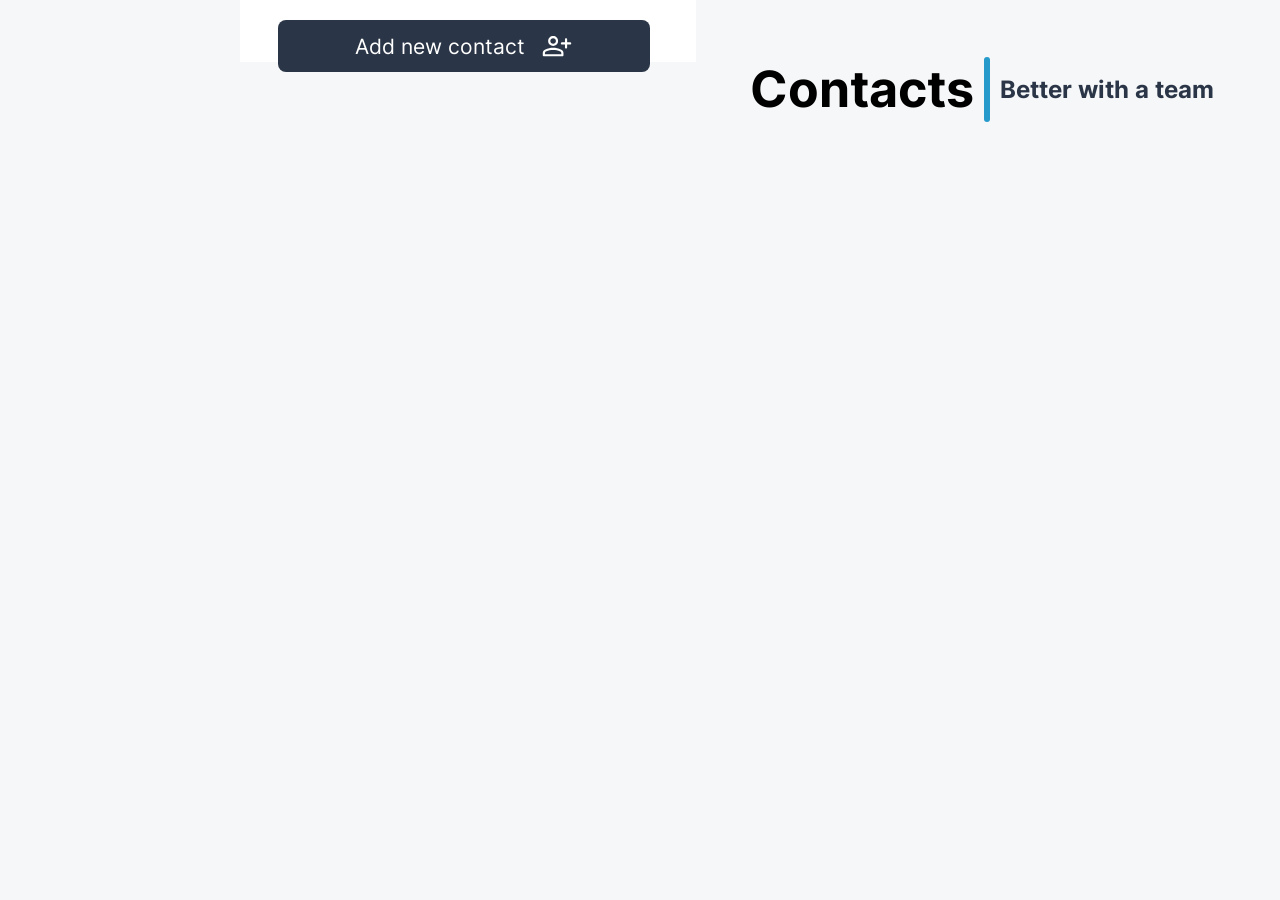
<file: html/contacts.html>
<!DOCTYPE html>
<html translate="no">

<head>
    <meta charset="UTF-8">
    <meta name="viewport" content="width=device-width, initial-scale=1.0, maximum-scale=1.0, user-scalable=no"">
    <link rel="stylesheet" href="../font/fonts.css">
    <link rel="icon" type="image/x-icon" href="../assets/img/Logo for Favicon construction.svg">
    <link rel="stylesheet" href="../style/menuTemplate.css">
    <link rel="stylesheet" href="../style/contacts.css">
    <link rel="stylesheet" href="../style/create_contacts.css">
    <link rel="stylesheet" href="../style/style_contacts.css">
    <script src="../js/storage.js"></script>
    <script src="../js/contacts.js"></script>
    <script src="../js/create_contacts.js"></script>
    <script src="../js/menuTemplate.js"></script>
    <title>Contacts</title>
</head>

<body onload="initContacts()">
    <div class="hide-overflow">
        <div id="content"></div>
        <div class="flex-box-contacts">
            <div class="contact-menu" id="contact-menu">
                <div class="button-background">
                    <div class="add-button" onclick="toggleOverlay(true)">
                        Add new contact <img src="../assets/img/person_add.svg" class="img-add-contact">
                    </div>
                </div>
                <div id="new-contacts"></div>
            </div>
            <div id="add-button-mobile" onclick="toggleOverlay(true)"></div>
        </div>
        <div id="contacts-box">
            <div class="headline-flex-box">
                <h1 class="headline-contacts">Contacts <img src="../assets/img/arrow.svg" class="arrow-mobile"
                        onclick="toggleContactsMobile()"></h1>
                <div class="separator"></div>
                <h2 class="subheadline">Better with a team</h2>
                <div class="separator-mobile"></div>
                <img src="../assets/img/arrow.svg" alt="blue-arrow-image" class="arrow"
                    onclick="toggleContactsMobile()">
            </div>
            <div id="show-contact"></div>
        </div>
        <div id="overlay-add-contact">
            <div class="add-contact-left-container">
                <img src="../assets/img/Capa 1.svg" class="overlay-logo" alt="logo-image">
                <h2 class="overlay-headline">Add contact</h2>
                <span class="overlay-text">Tasks are better with a team</span>
                <div class="dash"></div>
            </div>
            <div class="flex-box-overlay">
                <img src="../assets/img/Frame 79.svg" alt="person-image" class="over-logo-person">
            </div>
            <div class="close-button" onclick="toggleOverlayAddContact()"><img src="../assets/img/close.svg" alt="close-button">
            </div>
            <div class="input-fields">
                <form onsubmit="addNewContact(event)">
                    <input required class="input person-icon" id="add-name" type="text" placeholder="Name" pattern="[A-Za-zÄäÖöÜüß ]+" maxlength="23">
                    <input required class="input email-icon" id="add-email" type="email" placeholder="Email" maxlength="23">
                    <input required class="input phone-icon" type="tel" id="add-phone" placeholder="Phone" pattern="[0-9+\s ]*" maxlength="24">
                    <div class="overlay-buttons buttons-margin-left">
                        <div onclick="toggleOverlayAddContact()" class="cancel-button">
                            Cancel
                        </div>
                        <button class="create-button" type="submit">
                            Create contact
                        </button>
                    </div>
                </form>
            </div>

        </div>
        <div id="overlay-edit-contact">
            <div class="add-contact-left-container">
                <img src="../assets/img/Capa 1.svg" class="overlay-logo" alt="logo-image">
                <h2 class="overlay-headline">Edit contact</h2>
                <div class="dash"></div>
            </div>
            <div class="flex-box-overlay">
                <div id="change-color-icon"></div>
            </div>
            <div class="close-button" onclick="hideOverlayEdit()"><img src="../assets/img/close.svg" alt="close-button">
            </div>
            <div class="input-fields">
                <div id="edit-input-fields"></div>
            </div>
        </div>
</body>

</html>
</file>
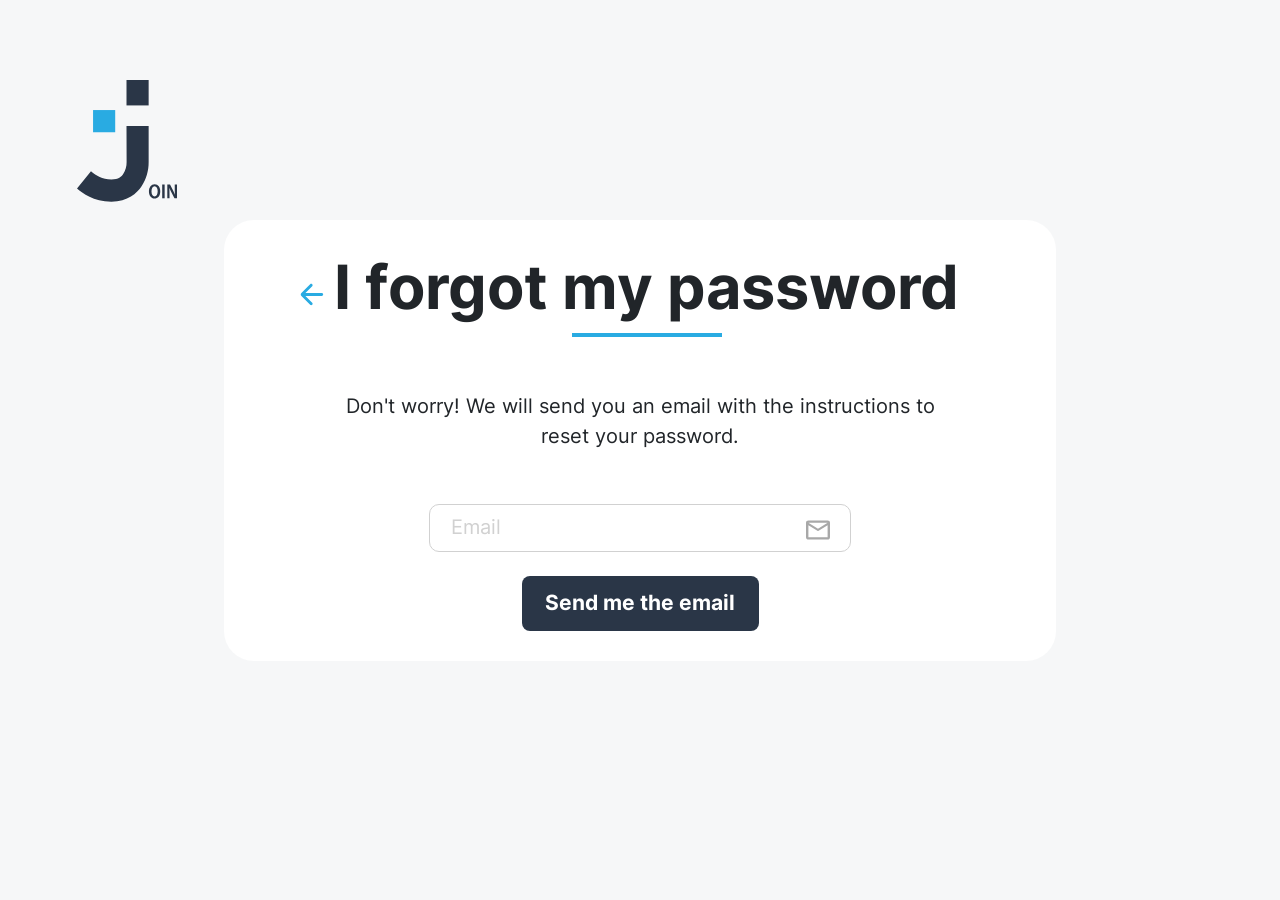
<file: html/forgotmypassword.html>
<!DOCTYPE html>
<html translate="no">

<head>
    <meta charset="UTF-8">
    <meta name="viewport" content="width=device-width, initial-scale=1.0">
    <link href="https://cdn.jsdelivr.net/npm/bootstrap@5.3.1/dist/css/bootstrap.min.css" rel="stylesheet"
        integrity="sha384-4bw+/aepP/YC94hEpVNVgiZdgIC5+VKNBQNGCHeKRQN+PtmoHDEXuppvnDJzQIu9" crossorigin="anonymous">
    <link rel="stylesheet" href="../font/fonts.css">
    <link rel="stylesheet" href="../style/generalclasses.css">
    <link rel="stylesheet" href="../style/log_in.css">
    <link rel="shortcut icon" href="../assets/img/Logo for Favicon construction.svg" type="image/x-icon">
    <script src="../js/storage.js"></script>
    <script src="../js/log_in.js"></script>
    <script src="../js/forgotpassword.js"></script>
    <title>Forgot My Password</title>
</head>

<body class="background-color-F6F7F8">
    
    <div id="startscreen_logo" class="startscreen-logo-side">
        <img id="join_logo" src="../assets/img/Capa1.svg" alt="">
    </div>

    <div id="forgot_password_card" class="content-log-in">
        <div id="forgot_password" class="forgot-password">
            <div class="log-in-logo logo-input">
                <div class="forgot-password-logo logo-input">
                    <div class=" arrow-left-line">
                        <a href="index.html">
                            <img src="../assets/img/arrow-left-line.svg">
                        </a>
                    </div>
                    <div class="header-logo">
                        <h1>I forgot my password</h1>
                        <div class="headline-underline"></div>
                    </div>
                </div>
            </div>
            <span>Don't worry! We will send you an email with the instructions to reset your password.</span>
            <form class="forgot-password-form" onsubmit="sendEmail(); return false">
                <div id="email" class="log-in-input">
                    <input required type="email" name="email" class="email-input" id="email_password_forgot" placeholder="Email"
                        onmouseup="resetWrongEnter('email')">
                    <div class="input-icon">
                        <img src="../assets/img/mail.svg" alt="">
                    </div>
                    <label for="content">User don´t excist</label>
                </div>

                <div class="submit-btn">
                    <button type="submit" class="forgot-password-btn login-btn-filled fontSize-21-700">Send me the email</button>
                </div>
            </form>
        </div>
    </div>

    <div id="forgot_password_succesfully" class="forgot-password-succesfully-container d-none">
        <div class="forgot-password-succesfully">
            <img src="../assets/img/SendCheck.svg">
            <span>An E-Mail has been sent to you</span>
        </div>
    </div>
</body>

</html>
</file>
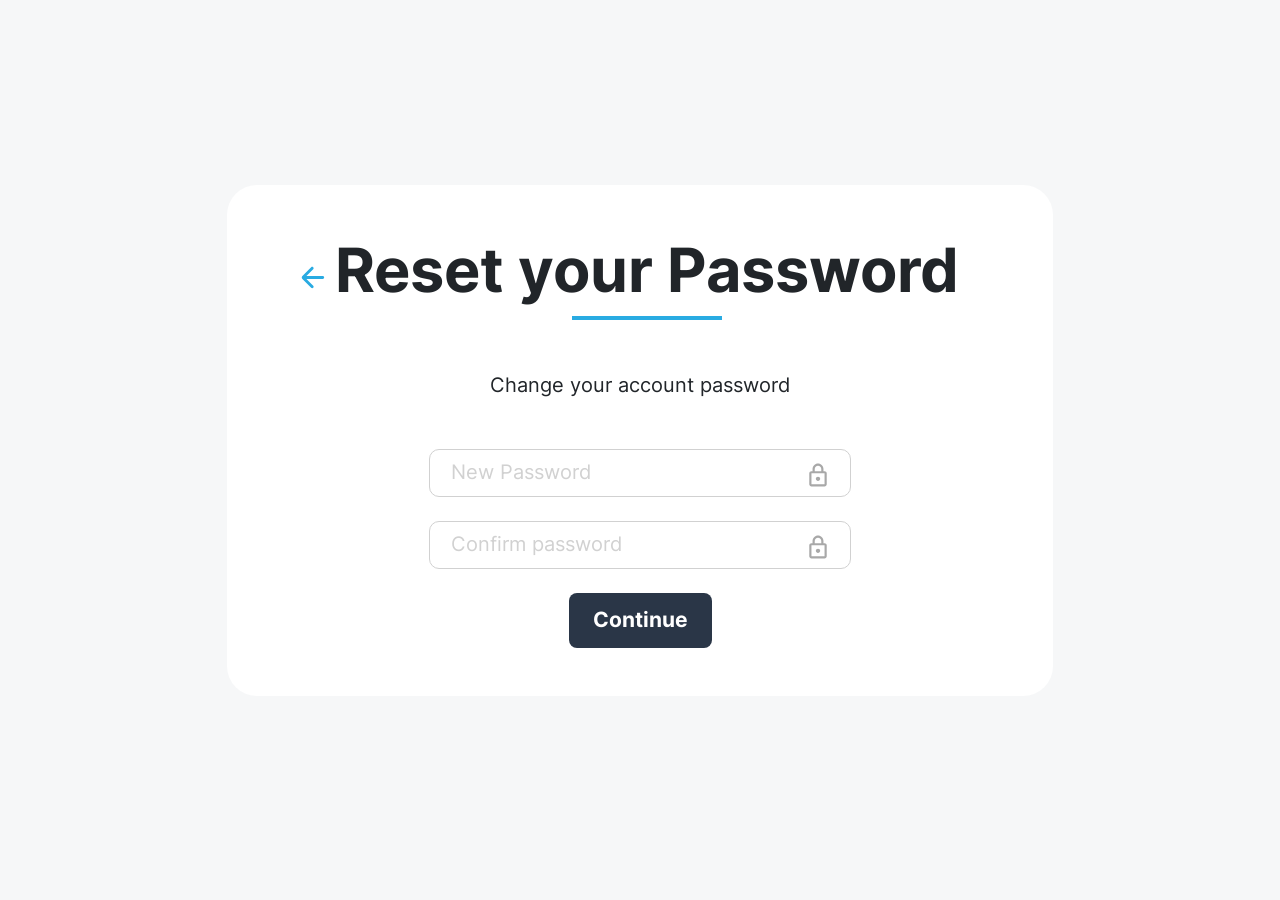
<file: html/resetpassword.html>
<!DOCTYPE html>
<html translate="no">

<head>
    <meta charset="UTF-8">
    <meta name="viewport" content="width=device-width, initial-scale=1.0">
    <link href="https://cdn.jsdelivr.net/npm/bootstrap@5.3.1/dist/css/bootstrap.min.css" rel="stylesheet"
        integrity="sha384-4bw+/aepP/YC94hEpVNVgiZdgIC5+VKNBQNGCHeKRQN+PtmoHDEXuppvnDJzQIu9" crossorigin="anonymous">
    <link rel="stylesheet" href="../font/fonts.css">
    <link rel="stylesheet" href="../style/log_in.css">
    <link rel="stylesheet" href="../style/generalclasses.css">
    <link rel="shortcut icon" href="../assets/img/Logo for Favicon construction.svg" type="image/x-icon">
    <script src="../js/storage.js"></script>
    <script src="../js/log_in.js"></script>
    <script src="../js/resetpassword.js"></script>
    <title>Reset Your Password</title>
</head>
<body class="background-color-F6F7F8">

    <div id="forgot_password_card" class="content-log-in">
        <div id="forgot_password" class="reset-password">
            <div class="log-in-logo logo-input">
                <div class="forgot-password-logo logo-input">
                    <div class=" arrow-left-line">
                        <a class="" href="forgotmypassword.html">
                            <img src="../assets/img/arrow-left-line.svg">
                        </a>
                    </div>
                    <div class="header-logo">
                        <h1>Reset your Password</h1>
                        <div class="headline-underline"></div>
                    </div>
                </div>
            </div>
            <span>Change your account password</span>
            <form class="forgot-password-form" onsubmit="resetPassword(); return false">
                <div id="password1" class="log-in-input">
                    <input required type="password" class="password-sign-up-bg" id="password1_input" placeholder="New Password" onmouseup="showPasswordIcon('password1')">
                    <div id="input_icon_password1" class="input-icon">
                        <img id="password1_icon" src="../assets/img/lock.svg" alt="">
                    </div>
                    <label for="content">Wrong password Ups! Try again.</label>
                </div>

                <div id="password2" class="log-in-input">
                    <input required type="password" class="password-sign-up-bg" id="password2_input" placeholder="Confirm password" onmouseup="resetWrongEnter('password2'); showPasswordIcon('password2'); showPasswordIcon('password2')">
                    <div id="input_icon_password2" class="input-icon">
                        <img id="password2_icon" src="../assets/img/lock.svg" alt="">
                    </div>
                    <label for="content">Ups! your password don´t match</label>
                </div>

                <div class="submit-btn">
                    <button type="submit" class="reset-password-btn login-btn-filled">Continue</button>
                </div>
            </form>
        </div>
    </div>

    <div id="reset_password_succesfully" class="reset-password-succesfully-container d-none">
        <div class="reset-password-succesfully">
            <span>You reset your password</span>
        </div>
    </div>

</body>
</html>
</file>
<file: font/fonts.css>
/* inter-100 - latin */
@font-face {
    font-display: swap; /* Check https://developer.mozilla.org/en-US/docs/Web/CSS/@font-face/font-display for other options. */
    font-family: 'Inter';
    font-style: normal;
    font-weight: 100;
    src: url('./inter-v12-latin-100.woff2') format('woff2'); /* Chrome 36+, Opera 23+, Firefox 39+, Safari 12+, iOS 10+ */
  }
  /* inter-200 - latin */
  @font-face {
    font-display: swap; /* Check https://developer.mozilla.org/en-US/docs/Web/CSS/@font-face/font-display for other options. */
    font-family: 'Inter';
    font-style: normal;
    font-weight: 200;
    src: url('./inter-v12-latin-200.woff2') format('woff2'); /* Chrome 36+, Opera 23+, Firefox 39+, Safari 12+, iOS 10+ */
  }
  /* inter-300 - latin */
  @font-face {
    font-display: swap; /* Check https://developer.mozilla.org/en-US/docs/Web/CSS/@font-face/font-display for other options. */
    font-family: 'Inter';
    font-style: normal;
    font-weight: 300;
    src: url('./inter-v12-latin-300.woff2') format('woff2'); /* Chrome 36+, Opera 23+, Firefox 39+, Safari 12+, iOS 10+ */
  }
  /* inter-regular - latin */
  @font-face {
    font-display: swap; /* Check https://developer.mozilla.org/en-US/docs/Web/CSS/@font-face/font-display for other options. */
    font-family: 'Inter';
    font-style: normal;
    font-weight: 400;
    src: url('./inter-v12-latin-regular.woff2') format('woff2'); /* Chrome 36+, Opera 23+, Firefox 39+, Safari 12+, iOS 10+ */
  }
  /* inter-500 - latin */
  @font-face {
    font-display: swap; /* Check https://developer.mozilla.org/en-US/docs/Web/CSS/@font-face/font-display for other options. */
    font-family: 'Inter';
    font-style: normal;
    font-weight: 500;
    src: url('./inter-v12-latin-500.woff2') format('woff2'); /* Chrome 36+, Opera 23+, Firefox 39+, Safari 12+, iOS 10+ */
  }
  /* inter-600 - latin */
  @font-face {
    font-display: swap; /* Check https://developer.mozilla.org/en-US/docs/Web/CSS/@font-face/font-display for other options. */
    font-family: 'Inter';
    font-style: normal;
    font-weight: 600;
    src: url('./inter-v12-latin-600.woff2') format('woff2'); /* Chrome 36+, Opera 23+, Firefox 39+, Safari 12+, iOS 10+ */
  }
  /* inter-700 - latin */
  @font-face {
    font-display: swap; /* Check https://developer.mozilla.org/en-US/docs/Web/CSS/@font-face/font-display for other options. */
    font-family: 'Inter';
    font-style: normal;
    font-weight: 700;
    src: url('./inter-v12-latin-700.woff2') format('woff2'); /* Chrome 36+, Opera 23+, Firefox 39+, Safari 12+, iOS 10+ */
  }
  /* inter-800 - latin */
  @font-face {
    font-display: swap; /* Check https://developer.mozilla.org/en-US/docs/Web/CSS/@font-face/font-display for other options. */
    font-family: 'Inter';
    font-style: normal;
    font-weight: 800;
    src: url('./inter-v12-latin-800.woff2') format('woff2'); /* Chrome 36+, Opera 23+, Firefox 39+, Safari 12+, iOS 10+ */
  }
  /* inter-900 - latin */
  @font-face {
    font-display: swap; /* Check https://developer.mozilla.org/en-US/docs/Web/CSS/@font-face/font-display for other options. */
    font-family: 'Inter';
    font-style: normal;
    font-weight: 900;
    src: url('./inter-v12-latin-900.woff2') format('woff2'); /* Chrome 36+, Opera 23+, Firefox 39+, Safari 12+, iOS 10+ */
  }
</file>
<file: style/menuTemplate.css>
body {
    font-family: 'Inter', sans-serif;
    margin: 0;
    background-color: #F6F7F8;
    overflow-x: hidden;
}

nav {
    background-color: rgb(42, 54, 71);
    position: fixed;
    height: 100%;
    width: 240px;
    display: flex;
    flex-direction: column;
}

.logo {
    padding: 65px;
}

.nav-sub {
    display: flex;
    align-items: center;
    padding: 10px 0px 10px 65px;
    color: rgb(205, 205, 205);
    gap: 10px;
    font-size: 16px;
    margin: 0;
    margin-bottom: 10px;
}

.nav-sub:hover {
    background-color: #2A3D59;
    color: white;
    cursor: pointer;
}

.nav-bottom {
    display: flex;
    flex-direction: column;
    color: rgb(205, 205, 205);
    font-size: 14px;
    margin-bottom: 40px;
    gap: 10px;
}

.nav-bottom-a {
    padding: 10px 0px 10px 65px;
    margin: 0;
    color: rgb(205, 205, 205);
}

.nav-bottom-a:hover {
    color: #29ABE2;
    cursor: pointer;
}

.nav-flex-box {
    display: flex;
    flex-direction: column;
    justify-content: space-between;
    flex: 1;
}

a {
    text-decoration: none;
}

header {
    margin-left: 240px;
    display: flex;
    height: 100px;
    align-items: center;
    justify-content: space-between;
    font-size: 16px;
    border-bottom: 4px solid rgba(0, 0, 0, 0.07);
    background-color: white;
}

.header-text {
    margin-left: 5vw;
    font-weight: 500;
    display: flex;
    flex: 1;
    font-size: 21px;
}

.help-icon {
    cursor: pointer;
}

.help-icon:hover {
    width: 25px;
    height: 25px;
}

.header-icons {
    display: flex;
    align-items: center;
    gap: 20px;
}

.group-icon {
    display: flex;
    justify-content: center;
    align-items: center;
    width: 50px;
    height: 50px;
    border-radius: 100%;
    border: 3px solid #2A3647;
    background-color: #FFFFFF;
    margin-right: 50px;
    cursor: pointer;
}

.group-icon:hover {
    background-color: rgba(12, 46, 98, 0.12);
}

.group-icon span {
    text-align: center;
    color: #29ABE2;
    font-size: 27px;
    font-weight: 700;
}

.template-menu-pop-up-bg {
    z-index: 99;
    position: absolute;
    top: 0;
    left: 0;
    right: 0;
    bottom: 0;
    width: 100%;
    height: 100%;
}

.template-menu-pop-up {
    width: 150px;
    height: 158px;
    position: absolute;
    top: 100px;
    right: 10px;
    display: flex;
    flex-direction: column;
    justify-content: center;
    align-items: center;
    background-color: #2A3647;
    padding: 10px;
    border-radius: 20px 0px 20px 20px;
}

.template-menu-pop-up a {
    color: #CDCDCD;
    font-size: 16px;
    font-weight: 400;
    width: 140px;
    height: 46px;
    padding: 8px 16px;
    display: flex;
    justify-content: flex-start;
    align-items: center;

}

@media (min-width: 2200px) {
    .header-text {
        margin-left: 10vw;
    }
}

@media (min-width: 3200px) {
    .header-text {
        margin-left: 13vw;
    }
}
</file>
<file: style/contacts.css>
.contacts-background:hover {
    background-color: rgb(9, 25, 49);
}

.contacts-background {
    display: flex;
    align-items: center;
    padding: 10px 0px 10px 65px;
    color: rgb(205, 205, 205);
    gap: 10px;
    font-size: 16px;
    margin: 0;
    background-color: rgb(9, 25, 49);
}

.hide-overflow {
    overflow: hidden;
}

.contact-menu {
    display: flex;
    flex-direction: column;
    margin-left: 240px;
    width: 456px;
    max-height: 86%;
    background-color: white;
    position: fixed;
}

::-webkit-scrollbar-track {
    background-color: transparent;
}

::-webkit-scrollbar {
    width: 10px;
    background-color: transparent;
}

::-webkit-scrollbar-thumb {
    border-radius: 10px;
    -webkit-box-shadow: inset 0 0 6px rgba(0, 0, 0, 0.3);
    background-color: #A8A8A8;
}

.d-none {
    display: none !important;
} 

.add-button {
    background-color: rgb(42, 54, 71);
    padding: 10px;
    color: white;
    margin-top: 20px;
    margin-left: 38px;
    width: 352px;
    border-radius: 8px;
    position: absolute;
    cursor: pointer;
    z-index: 2;
    font-size: 21px;
    display: flex;
    justify-content: center;
    align-items: center;
    gap: 16px;
}

.add-button:hover {
    background-color: #29ABE2;
}

.button-background {
    height: 22px;
    background: white;
    margin-bottom: 40px;
}

#new-contacts {
    overflow-y: scroll;
    display: flex;
    flex-direction: column;
    align-items: center;
}

.headline-flex-box {
    display: flex;
    align-items: center;
    margin-top: 25px;
    margin-left: 720px;
}

.headline-contacts {
    font-weight: bold;
    padding: 30px;
    margin: 0;
    font-size: 61px;
}

.separator {
    height: 59px;
    border: 3px solid rgba(0, 0, 0, 0.1);
    background-color: #29ABE2;
    border-radius: 4px;
}

.separator-mobile {
    display: none;
}

.subheadline {
    color: #2A3647;
    font-size: 27px;
    padding: 30px;
}

.arrow {
    margin-left: 40px;
    display: none;
    cursor: pointer;
}

.arrow-mobile {
    display: none;
}

.separate-contacts {
    border: 1px solid #D1D1D1;
    width: 352px;
}

.new-contact-box {
    margin-top: 10px;
    display: flex;
    align-items: center;
    padding: 10px;
    border-radius: 10px;
    width: 352px;
    cursor: pointer;
}

.margin-right {
    margin-right: 8px;
}

.new-contact-box:hover {
    background-color: rgba(0, 0, 0, 0.1);
}

.small-contact-icon {
    margin-left: 20px;
    margin-right: 20px;
    border-radius: 50%;
    width: 42px;
    height: 42px;
    display: flex;
    justify-content: center;
    align-items: center;
    border: 2px solid white;
    box-shadow: 0 0 0 1px rgba(0, 0, 0, 0.04);
    color: white;
}

.big-contact-icon {
    width: 120px;
    height: 120px;
    border-radius: 50%;
    margin-right: 40px;
    display: flex;
    justify-content: center;
    align-items: center;
    border: 3px solid white;
    box-shadow: 0 0 0 2px rgba(0, 0, 0, 0.04);
    color: white;
    font-size: 47px;
}

.random-background {
    background-color: #000;
}

.flex-box {
    display: flex;
    align-items: center;
}

.flex-box-contact {
    display: flex;
    flex-direction: column;
}

.margin-left {
    margin-left: 30px;
}

.edit-image {
    width: 96px;
    height: 40px;
    cursor: pointer;
    margin-right: 20px;
    background-image: url('../assets/img/edit-img.svg');
    background-repeat: no-repeat;
}

.delete-image {
    width: 96px;
    height: 40px;
    cursor: pointer;
    background-image: url('../assets/img/delete-img.svg');
    background-repeat: no-repeat;
}

.edit-image:hover {
    background-image: url('../assets/img/edit-blue.svg');
}

.delete-image:hover {
    background-image: url('../assets/img/delete-blue.svg')
}

.contact-info {
    font-size: 20px;
    margin: 50px 0px 50px 30px;
}

.edit-box {
    display: flex;
}

.name {
    font-size: 20px;
}

.email {
    font-size: 16px;
    color: #007CEE;
}

.img-add-contact {
    height: 32px;
    width: 32px;
}

#show-contact {
    transform: translate(1000px, 0%);
    transition: 175ms ease-in-out;
}

.name-contact {
    font-size: 47px;
}

.email-headline {
    margin-left: 30px;
}

#overlay-add-contact {
    position: fixed;
    top: 50%;
    left: 50%;
    transform: translate(100%, -50%);
    transition: 175ms ease-in-out;
    width: 1000px;
    height: 510px;
    background-color: white;
    border-radius: 30px;
    z-index: 3;
}

#overlay-edit-contact {
    position: fixed;
    top: 50%;
    left: 50%;
    transform: translate(100%, -50%);
    transition: 175ms ease-in-out;
    width: 1000px;
    height: 510px;
    background-color: white;
    border-radius: 30px;
    z-index: 3;
}

.add-contact-left-container {
    width: 400px;
    height: 510px;
    display: flex;
    flex-direction: column;
    justify-content: center;
    background-color: #2A3647;
    border-top-left-radius: 30px;
    border-bottom-left-radius: 30px;
    position: fixed;
}

.show-overlay {
    transform: translate(-50%, -50%) !important;
}

.overlay-logo {
    width: 56px;
    height: 66px;
    margin-left: 40px;
}

.overlay-headline {
    margin-left: 40px;
    color: white;
    font-size: 50px;
    margin-top: 20px;
}

.overlay-text {
    margin-left: 40px;
    color: white;
    font-size: 24px;
}

.dash {
    margin-left: 40px;
    border: 3px solid #29ABE2;
    border-radius: 4px;
    width: 94px;
    margin-top: 10px;
}

.flex-box-overlay {
    display: flex;
    align-items: center;
    height: 100%;
    margin-left: 480px;
    position: fixed;
}

.close-button {
    position: absolute;
    right: 26px;
    top: 10px;
    cursor: pointer;
    height: 30px;
    width: 30px;
    text-align: center;
    padding-top: 2px;
    border-radius: 50%;
    display: flex;
    justify-content: center;
    align-items: center;
}

.close-button:hover {
    background-color: #F6F7F8;
}

.input-fields {
    display: flex;
    flex-direction: column;
    margin-left: 650px;
    margin-top: 150px;
}

.input {
    margin-bottom: 20px;
    border-radius: 6px;
    border-color: rgba(0, 0, 0, 0.1);
    padding: 8px;
    padding-left: 20px;
    width: 281px;
}

::placeholder {
    color: black;
    opacity: 0.2;
}

.person-icon {
    background-image: url('../assets/img/person.svg');
    background-repeat: no-repeat;
    background-position: 270px 4px;
}

.email-icon {
    background-image: url('../assets/img/mail-icon.svg');
    background-repeat: no-repeat;
    background-position: 270px 4px;
}

.phone-icon {
    background-image: url('../assets/img/call.svg');
    background-repeat: no-repeat;
    background-position: 270px 4px;
}

.overlay-buttons {
    display: flex;
    margin-top: 20px;
    gap: 20px;
}

.cancel-button {
    display: flex;
    border: 1px solid black;
    padding-left: 10px;
    border-radius: 10px;
    font-size: 21px;
    cursor: pointer;
    width: 96px;
    align-items: center;
    height: 48px;
    gap: 10px;
    background-image: url(../assets/img/close.svg);
    background-repeat: no-repeat;
    background-position: 84px 18px;
}

.cancel-button:hover {
    color: #29ABE2;
    border: 1px solid #29ABE2;
    background-image: url('../assets/img/cancel-blue.svg');
    background-repeat: no-repeat;
    background-position: 78px 12px;
}

.create-button {
    cursor: pointer;
    height: 49.6px;
    color: white;
    font-size: 21px;
    background-color: #2A3647;
    border-radius: 10px;
    padding-right: 20px;
    background-image: url(../assets/img/check.svg);
    background-repeat: no-repeat;
    background-position: 153px 11px;
    width: 180px;
}

.create-button:hover {
    background-color: #29ABE2;
    border-color: #29ABE2;
}

.close-image {
    height: 26px;
    width: 26px;
}

.create-image {
    height: 22px;
    width: 22px;
}

.d-none {
    display: none;
}

.d-block {
    display: block !important;
}

.delete-button {
    padding: 10px 25px 10px 25px;
    border: 1px solid black;
    border-radius: 10px;
    cursor: pointer;
    font-size: 21px;
}

.delete-button:hover {
    color: #29ABE2;
    border: 1px solid #29ABE2;
}

.save-button {
    color: white;
    font-weight: 600px;
    background-color: #2A3647;
    padding: 10px 25px 10px 25px;
    font-size: 21px;
    border-radius: 10px;
    cursor: pointer;
    display: flex;
    align-items: center;
    gap: 10px;
}

.save-button:hover {
    background-color: #29ABE2;
    border-color: #29ABE2;
}

.first-letter {
    margin-top: 30px;
    margin-bottom: 10px;
    margin-right: 268px;
}

.selected-contact {
    background-color: rgb(42, 54, 71);
    color: white;
}

.selected-contact:hover {
    background-color: rgb(42, 54, 71);
}

footer {
    display: absolute;
}
</file>
<file: style/create_contacts.css>
.slide-contact-info {
    transform: translate(720px, 0%) !important;
}

@media (max-width: 1320px) {
    .headline-contacts {
        font-size: 50px;
        padding: 30px 10px 30px 30px;
    }

    .subheadline {
        font-size: 24px;
        padding: 30px 0px 30px 10px;
    }

    .big-contact-icon {
        font-size: 40px;
    }

    .name-contact {
        font-size: 40px;
    }
}

@media screen and (max-height: 700px) {
    .headline-contacts {
        font-size: 45px;
        padding: 15px;
    }

    .headline-flex-box {
        margin-top: 0;
    }

    .subheadline {
        padding: 15px;
    }

    .contact-info {
        font-size: 20px;
        margin: 15px 0px 15px 30px;
    }

    .nav-bottom {
        margin-bottom: 10px;
    }
} 

@media (max-width: 1250px) {
    .headline-contacts {
        font-size: 30px;
    }

    .subheadline {
        font-size: 20px;
    }

    .big-contact-icon {
        font-size: 28px;
        width: 90px;
        height: 90px;
    }

    .name-contact {
        font-size: 28px;
    }

    .contact-info {
        font-size: 18px;

    }

    .contact-menu {
        width: 400px;
    }

    .add-button {
        width: 352px;
        margin-left: 10px;
    }

    .headline-flex-box {
        margin-left: 640px;
    }

    .slide-contact-info {
        transform: translate(640px, 0%) !important;
    }

    .overlay-headline {
        margin-bottom: 10px;
    }

    .overlay-buttons {
        display: flex;
        margin-top: 0px;
    }

    .overlay-logo {
        margin-left: 20px;
    }

    .overlay-headline {
        margin-left: 20px;
    }

    .overlay-text {
        margin-left: 20px;
    }

    .dash {
        margin-left: 20px;
    }

    .add-contact-left-container {
        width: 356px;
        height: 400px;
    }

    #overlay-edit-contact {
        width: 800px;
        height: 400px;
    }

    .flex-box-overlay {
        margin-left: 370px;
    }

    .input-fields {
        margin-left: 473px;
    }

    #overlay-add-contact {
        width: 800px;
        height: 400px;
    }

    .over-logo-person {
        width: 90px;
        height: 90px;
    }

    .input {
        width: 240px;
    }

    .person-icon {
        background-position: 230px 4px;
    }

    .email-icon {
        background-position: 230px 4px;
    }

    .phone-icon {
        background-position: 230px 4px;
    }
}

@media (max-width: 1050px) {
    nav {
        height: 80px;
        width: 100%;
        bottom: 0;
        z-index: 2;
        flex-direction: unset;
    }

    header {
        margin-left: 0px;
    }

    .contact-menu {
        margin-left: 0px;
        max-height: calc(100% - 184px);
    }

    .headline-flex-box {
        margin-left: 400px;
    }

    .logo {
        display: none;
    }

    .nav-bottom {
        display: none;
    }

    .flex-box-mobile {
        display: flex;
        gap: 20px;
    }

    .slide-contact-info {
        transform: translate(400px, 0%) !important;
    }

    .nav-sub {
        flex-direction: column;
        flex: 1;
        padding: 10px;
        border-radius: 20px;
        margin: 0;
    }

    .contacts-background {
        padding: 10px;
        flex: 1;
        flex-direction: column;
    }

    .logo-mobile {
        background-image: url('../assets/img/Logo for Favicon.png');
        height: 100px;
        width: 100px;
        background-repeat: no-repeat;
        background-position: center;
    }

}

@media (max-width: 850px) {
    .contact-menu {
        width: 320px;
    }

    .add-button {
        width: 276px;
        margin-left: 8px;
        font-size: 18px;
    }

    .new-contact-box {
        width: 276px;
    }

    .small-contact-icon {
        width: 30px;
        height: 30px;
        font-size: 14px;
    }

    .slide-contact-info {
        transform: translate(320px, 0%) !important;
    }

    .name {
        font-size: 14px;
    }

    .email {
        font-size: 14px;
    }

    .separate-contacts {
        width: 240px;
    }

    .first-letter {
        margin-right: 202px;
    }

    .headline-flex-box {
        margin-left: 320px;
    }

    #overlay-add-contact {
        width: 500px;
        height: 650px;
        display: flex;
        flex-direction: column;
        z-index: 2;
    }

    .add-contact-left-container {
        width: 100%;
        height: 300px;
        border-top-right-radius: 30px;
        border-bottom-left-radius: 0;
        position: static;
    }

    .input-fields {
        margin-left: 0;
        margin-top: 0;
        padding-left: 120px;
        margin-top: 70px;
    }

    #overlay-edit-contact {
        width: 500px;
        height: 650px;
        display: flex;
        flex-direction: column;
        z-index: 2;
    }

    .flex-box-overlay {
        height: auto;
        margin: 0;
        left: 210px;
        top: 255px;
    }

    .close-button {
        background-image: url(../assets/img/close-white.svg);
        background-repeat: no-repeat;
        background-position: center;
        border-radius: unset;
        right: 20px;
        top: 20px;
        border-radius: 50%;
    }

    .close-button img {
        display: none;
    }

    .close-button:hover {
        background-color: #29ABE2;
    }

    .overlay-buttons {
        margin-top: 20px;
        gap: 10px;
    }

    .create-button {
        margin-left: 30px;
    }
}

@media (max-width: 750px) {
    #contacts-box {
        display: none;
    }

    .flex-box-contacts {
        display: flex;
        justify-content: center;
    }

    .header-text {
        display: none;
    }

    .add-button {
        display: none;
    }

    .button-background {
        display: none;
    }

    .slide-contact-info {
        transform: translate(0, 0%) !important;
    }

    #add-button-mobile {
        background-image: url(../assets/img/mobile-person-icon.svg);
        background-repeat: no-repeat;
        width: 64px;
        height: 64px;
        position: absolute;
        bottom: 90px;
        right: 30%;
        cursor: pointer;
    }

    .new-contact-box {
        width: 260px;
    }

    .separate-contacts {
        width: 270px;
    }

    .first-letter {
        margin-right: 186px;
    }

    .headline-flex-box {
        margin-left: 0;
    }

    #show-contact {
        margin-left: 0;
    }

    .arrow {
        display: block;
    }
}

@media (max-width: 550px) {
    #overlay-add-contact {
        width: 334px;
    }

    .overlay-text {
        font-size: 22px;
    }

    .input-fields {
        padding-left: 30px;
    }

    .flex-box-overlay {
        left: 124px;
    }
    
    #overlay-edit-contact {
        width: 334px;
    }

    .flex-box-mobile {
        gap: 5px;
    }

    .nav-sub {
        padding: 10px 5px 10px 5px;
    }

    .create-button {
        margin: 0;
    }

    #add-button-mobile {
        right: 23%;
    }

    .overlay-buttons {
        gap: 9px;
    }

    .cancel-button {
        width: 92px;
        background-position: 83px 18px;
    }

    .cancel-button:hover {
        background-position: 77px 12px;
    }

    .big-contact-icon {
        width: 70px;
        height: 70px;
    }

    .name-contact {
        font-size: 22px;
    }
}
</file>
<file: style/style_contacts.css>
@media (max-width: 450px) {

    .headline-flex-box {
        flex-direction: column;
        align-items: flex-start;
    }

    .headline-contacts {
        display: flex;
        gap: 146px;
        padding: 0 10px;
    }

    .subheadline {
        padding: 0 10px;
        margin: 5px 0px 8px 0px;
    }

    .separator {
        display: none;
    }

    .separator-mobile {
        display: block;
        width: 90px;
        border: 3px solid rgba(0, 0, 0, 0.1);
        background-color: #29ABE2;
        border-radius: 4px;
        margin-left: 10px;
        margin-bottom: 40px;
    }

    .arrow {
        display: none;
    }

    .arrow-mobile {
        display: block;
        cursor: pointer;
    }

    .contact-info {
        margin: 20px 0px 20px 10px;
    }

    .email-headline {
        margin-left: 10px;
    }

    .margin-left {
        margin-left: 10px;
    }

    .big-contact-icon {
        width: 65px;
        height: 65px;
        margin-right: 10px;
    }

    .name-contact {
        font-weight: 600;
        font-size: 19px;
    }

    .edit-image {
        margin-right: 0;
    }

    #add-button-mobile {
        right: 17%;
    }

    @media (max-width: 400px) {
        #add-button-mobile {
            right: 14%;
        }
    }
}

@media (max-width: 345px) {
    .flex-box-mobile {
        gap: 0;
    }

    .nav-sub {
        font-size: 13px;
    }

    .separate-contacts {
        width: 240px;
    }

    .nav-sub {
        padding: 7px 5px 10px 5px;
    }
}

@media (max-width: 340px) {
    #overlay-add-contact {
        width: 275px;
    }

    .overlay-headline {
        font-size: 40px;
    }

    .overlay-text {
        font-size: 18px;
    }

    .input-fields {
        padding-left: 2px;
    }

    .flex-box-overlay {
        left: 94px;
    }

    .buttons-margin-left {
        margin-left: 40px !important;
    }

    #overlay-edit-contact {
        width: 275px;
    }

    .overlay-buttons {
        margin-left: 4px;
    }
}

@media screen and (max-height: 500px) and (orientation: landscape) {
    #contacts-box {
        display: none;
    }

    .flex-box-contacts {
        display: flex;
        justify-content: center;
    }

    .header-text {
        display: none;
    }

    .add-button {
        display: none;
    }

    .button-background {
        display: none;
    }

    #add-button-mobile {
        background-image: url(../assets/img/mobile-person-icon.svg);
        background-repeat: no-repeat;
        width: 64px;
        height: 64px;
        position: absolute;
        bottom: 90px;
        right: 30%;
        cursor: pointer;
    }

    .new-contact-box {
        width: 260px;
    }

    .separate-contacts {
        width: 270px;
    }

    .first-letter {
        margin-right: 186px;
    }

    .headline-flex-box {
        margin-left: 0;
    }

    #show-contact {
        margin-left: 0;
    }

    .arrow {
        display: block;
    }

    header {
        position: absolute;
        width: 100%;
    }
}

@media screen and (max-height: 650px) {
    .contact-menu {
        max-height: 72%;
    }
}

@media screen and (max-height: 600px) and (max-width: 950px) {
    .landscape-flex {
        display: flex;
    }

    .overlay-headline {
        margin-bottom: 10px;
    }

    .overlay-buttons {
        display: flex;
        margin-top: 0px;
        gap: 10px;
    }

    .overlay-logo {
        margin-left: 20px;
    }

    .overlay-headline {
        margin-left: 20px;
        font-size: 30px;
    }

    .overlay-text {
        margin-left: 20px;
        font-size: 22px;
    }

    .dash {
        margin-left: 20px;
    }

    .flex-box-overlay {
        top: 126px;
        left: 246px;
        margin: 0;
    }

    .add-contact-left-container {
        width: 215px;
        height: 350px;
        border-bottom-left-radius: 30px;
        border-top-right-radius: 0;
        position: fixed;
    }

    #overlay-edit-contact {
        width: 600px;
        height: 350px;
        flex-direction: row;
    }

    #overlay-add-contact {
        width: 600px;
        height: 350px;
        flex-direction: row;
    }

    .over-logo-person {
        width: 70px;
        height: 70px;
    }

    .input {
        width: 200px;
    }

    .person-icon {
        background-position: 197px 4px;
    }

    .email-icon {
        background-position: 197px 4px;
    }

    .phone-icon {
        background-position: 197px 4px;
    }

    .close-button {
        background-image: url(../assets/img/close.svg);
        background-repeat: no-repeat;
        background-position: 8px 10px;
    }

    .cancel-button {
        display: none;
    }

    .arrow-mobile {
        display: block;
        position: absolute;
        right: 10%;
        top: 30%;
    }

    .big-contact-icon {
        width: 60px;
        height: 60px;
    }

    .flex-box {
        margin-top: 25px;
    }

    .contact-menu {
        max-height: 79%;
    }

    .input-fields {
        margin-left: 227px;
        margin-top: 50px;
    }

    .close-button {
        top: 0;
        right: 0;
    }

    .save-button {
        padding: 10px 10px 10px 10px;
    }

    .overlay-buttons {
        margin-top: 29px;
    }

    @media screen and (max-height:600px) and (min-width: 850px) {
        .input-fields {
            margin-left: 340px;
        }

        .flex-box-overlay {
            height: auto;
        }
    }
}
</file>
<file: style/generalclasses.css>
body {
    font-family: 'Inter', sans-serif;
    margin: 0;
}

.width-100 {
    width: 100%;
}

.d-none {
    display: none;
}

.text-center {
    text-align: center;
}

.padding-5 {
    padding: 5px;
}

.padding-left-right-16 {
    padding-left: 16px;
    padding-right: 16px;
}

.padding-left-right-25 {
    padding-left: 25px;
    padding-right: 25px;
}

.background-color-2A3647 {
    background-color: #2A3647 !important;
}

.background-color-F6F7F8 {
    background-color: #F6F7F8 !important;
}

.background-color-D1D1D1 {
    background-color: #D1D1D1 !important;
}

.backgroundColor-29ABE2 {
    background-color: #29ABE2;
}

h1 {
    font-size: 61px;
    font-weight: 700;
}

h2 {
    font-size: 27px;
    font-weight: 700;
}

.fontSize-16-400 {
    font-size: 16px;
    font-weight: 400;
}

.fontSize-16-700 {
    font-size: 16px;
    font-weight: 700;
}

.fontSize-20-400 {
    font-size: 20px;
    font-weight: 400;
}

.fontSize-21-700 {
    font-size: 21px;
    font-weight: 700;
}

.fontSize-27-400 {
    font-size: 27px;
    font-weight: 400;
}

.fontSize-47-500 {
    font-size: 47px;
    font-weight: 500;
}

.fontSize-64-600 {
    font-size: 64px;
    font-weight: 600;
}

.fontSize-64-700 {
    font-size: 64px;
    font-weight: 700;
}

.color-000000 {
    color: #000000;
}

.color-2A3647 {
    color: #2A3647;
}

.color-FFFFFF {
    color: #FFFFFF;
}

.color-29ABE2 {
    color: #29ABE2;
}

.task-navigate-container {
    position: absolute;
    right: 0px;
    top: 0px;
    display: none;
}

@media (max-width: 1000px) {
    h1 {
        font-size: 47px;
    }
}

@media (max-width: 600px) {
    .fontSize-64-600 {
        font-size: 47px;
    }

    .fontSize-16-400 {
        font-size: 14px;
    }

    .fontSize-20-400 {
        font-size: 14px;
    }

    .fontSize-21-700 {
        font-size: 16px;
    }

    .fontSize-47-500 {
        font-size: 36px;
    }

    .fontSize-64-700 {
        font-size: 47px;
    }
}

@media (max-width: 500px) {
    .fontSize-21-700 {
        font-size: 16px;
    }
}

@media (max-width: 1350px) {
    .navigate-tasks-mobile {
        display: block;
    }
}

@media (max-width: 350px) {
    .table-heading {
        margin-left: 25px;
    }
}

@media (max-width: 330px) {
    .table-heading {
        margin-left: 15px;
    }
}
</file>
<file: style/log_in.css>
body {
    padding: 20px;
}

.header-logo {
    height: 89px;
    display: flex;
    flex-direction: column;
    align-items: center;
    justify-content: center;
}

.headline-underline {
    border-bottom: 4px solid #29ABE2;
    width: 150px !important;
}

#check_btn {
    cursor: pointer;
}

.log-in-form {
    height: 70%;
    display: flex;
    flex-direction: column;
    justify-content: space-between;
}

.rigister-user-login {
    position: absolute;
    top: 67px;
    right: 100px;
    display: flex;
    align-items: center;
    gap: 35px;
}

.startscreen-logo {
    width: 100%;
    height: 100vh;
    position: absolute;
    display: flex;
    justify-content: center;
    align-items: center;
    background-color: #F6F7F8;
    z-index: 1;
}

.startscreen-logo img {
    position: absolute;
    top: calc(50% - (335px / 2));
    left: calc(50% - (274px / 2));
}

.startscreen-logo-side {
    position: absolute;
    top: 80px;
    left: 77px;
    display: flex;
    justify-content: center;
    align-items: center;
    background-color: #F6F7F8;
}

.startscreen-logo-side img {
    width: 100px;
}

@keyframes reduceLogo {
    0% {
        width: 274px;
    }

    100% {
        width: 100px;
        top: 80px;
        left: 77px;
    }
}

@keyframes reduceBackground {
    0% {
        width: 100%;
        height: 100vh;
        background-color: rgb(246, 247, 248);
    }

    50% {
        width: 100%;
        height: 100vh;
        background-color: rgba(246, 247, 248, 30%);
    }

    99% {
        width: 100%;
        height: 100vh;
        background-color: rgba(246, 247, 248, 0%);
    }

    100% {
        width: 0;
        height: 0;
    }
}


.form-control {
    border: 1px solid #E2E2E2 !important;
}

.checkbox input {
    border: 2px solid #2A3647;
    border-radius: 3px !important;
    width: 18px;
    height: 19px;
}

.log-in-input input {
    width: 422px;
    height: 48px;
    outline: none;
    padding: 12px 21px;
    border-radius: 10px;
    border: 1px solid #D1D1D1
}

.log-in-input input::placeholder {
    font-size: 20px;
    color: #D1D1D1;
    opacity: 1;
}

.log-in-input label {
    margin-top: 14px;
    font-size: 13px;
    color: #FFFFFF;
}

.log-in-wrong label {
    color: #FF4057;
}

.log-in-wrong input {
    border: 1px solid #FF4057;
}

.input-icon {
    width: 401px;
    display: flex;
    justify-content: flex-end;
    margin-top: -34px;
}

.input-icon img {
    width: 24px;
    height: 24px;
}

.d-flex-around {
    display: flex;
    justify-content: space-around;
}

a {
    text-decoration: none;
    color: #29ABE2;
}

a:hover {
    text-decoration: underline;
}

.content-log-in {
    width: 100%;
    height: clamp(600px, calc(100vh - 60px), calc(100vh - 60px));
    display: flex;
    justify-content: center;
    align-items: center;
}

.log-in {
    display: flex;
    flex-direction: column;
    align-items: center;
    justify-content: space-between;
    background-color: #FFFFFF;
    width: 60%;
    height: clamp(500px, 60%, 60%);
    padding: 48px 115px;
    border-radius: 30px;
}

.arrow-left-line {
    height: 45px;
    width: 45px !important;
    display: flex;
    justify-content: center;
    align-items: center;
}

.arrow-left-line img {
    cursor: pointer;
    height: 35px;
}

.arrow-left-line img:hover {
    height: 40px;
}

.logo-input {
    display: flex;
    justify-content: center;
    align-items: center;
    text-wrap: nowrap;
}

.forgot-password-logo {
    gap: 20px;
    margin-right: 20px;
}

.mb-3 {
    width: 400px;
    margin-bottom: 0 !important;
}

.submit-btn {
    display: flex;
    gap: 35px;
    justify-content: center;
}

.login-btn {
    width: 110px;
    height: 48px;
}

.login-btn-filled:hover {
    background-color: #29ABE2;
}

.login-guest-btn {
    width: 177px;
    height: 48px;
    background-color: #FFFFFF;
    color: #2A3647;
    border: 1px solid #2A3647;
    border-radius: 8px;
}

.login-guest-btn:hover {
    background-color: #FFFFFF;
    border: 1px solid #29ABE2;
    color: #29ABE2;

}

.login-btn-filled {
    font-weight: 700;
    border: none;
    border-radius: 8px;
    background-color: #2A3647;
    color: #FFFFFF;
}

.sign-up-form {
    height: 391px;
    width: 422px;
    display: flex;
    flex-direction: column;
    align-items: center;
    justify-content: space-between;
}

.sign-up {
    display: flex;
    flex-direction: column;
    align-items: center;
    justify-content: space-between;
    background-color: #FFFFFF;
    width: 598px;
    height: clamp(595px, 60%, 60%);
    padding: 48px 88px;
    border-radius: 30px;
}

.sign-up-logo {
    gap: 60px;
    margin-right: 90px;
}

.sign-up-succesfully-container {
    position: absolute;
    bottom: 0;
    width: 100%;
    display: flex;
    justify-content: center;
    align-items: flex-start;
}

.sign-up-succesfully {
    display: flex;
    justify-content: center;
    align-items: center;
    width: 312px;
    height: 74px;
    padding: 0px 25px;
    border-radius: 20px;
    border: none;
    background-color: #2A3647;
}

.sign-up-succesfully span {
    font-size: 20px;
    font-weight: 400;
    color: #FFFFFF;
}

@keyframes signUpSuccesfull {
    0% {
        bottom: 0;
    }

    100% {
        bottom: 50vh;
    }
}

.sign-up-login-btn {
    width: 91px;
    height: 49px;
}

.signup-btn {
    width: 126px;
    height: 55px;
    font-size: 21px;
}

.form-check-input {
    width: 16px;
    height: 16px;
}

.input-image {
    width: 16px;
}


.checkbox-container {
    display: flex;
    margin: 20px 0;

}

.checkbox {
    display: flex;
    align-items: center;
    justify-content: center;
    height: 25px;
    width: 231px;
    gap: 8px;
}

.forgot-password-form {
    display: flex;
    flex-direction: column;
    justify-content: space-between;
    align-items: center;
}

.forgot-password {
    display: flex;
    flex-direction: column;
    align-items: center;
    justify-content: space-between;
    background-color: #FFFFFF;
    width: 832px;
    height: 441px;
    padding: 30px 115px;
    border-radius: 30px;
}

.forgot-password-logo {
    gap: 0;
    margin-right: 32px;
}

.forgot-password span {
    font-size: 20px;
    font-weight: 400;
    text-align: center;
}

.forgot-password-btn {
    width: 237px;
    height: 55px;
}

.forgot-password-succesfully-container {
    position: absolute;
    bottom: 0;
    width: 100%;
    display: flex;
    justify-content: center;
    align-items: flex-start;
}

.forgot-password-succesfully {
    display: flex;
    justify-content: center;
    align-items: center;
    gap: 13px;
    width: 388px;
    height: 74px;
    padding: 0px 20px;
    border-radius: 20px;
    border: none;
    background-color: #2A3647;
}

.forgot-password-succesfully img {
    width: 40px;
    height: 40px;
}

.forgot-password-succesfully span {
    font-size: 20px;
    font-weight: 400;
    color: #FFFFFF;
}

.reset-password {
    display: flex;
    flex-direction: column;
    align-items: center;
    justify-content: space-between;
    background-color: #FFFFFF;
    width: 826px;
    height: 511px;
    padding: 48px 88px;
    border-radius: 30px;
}

.reset-password-logo {
    gap: 15px;
    margin-right: 32px;
}

.reset-password span {
    font-size: 20px;
    font-weight: 400;
    text-align: center;
}

.reset-password-btn {
    width: 143px;
    height: 55px;
    font-size: 21px;
    font-weight: 700;
}

.reset-password-succesfully-container {
    position: absolute;
    bottom: 0;
    width: 100%;
    display: flex;
    justify-content: center;
    align-items: flex-start;
}

.reset-password-succesfully {
    display: flex;
    justify-content: center;
    align-items: center;
    width: 278px;
    height: 74px;
    padding: 0px 22px;
    border-radius: 20px;
    border: none;
    background-color: #2A3647;
}

.reset-password-succesfully span {
    font-size: 20px;
    font-weight: 400;
    color: #FFFFFF;
}

@media (max-width: 1000px) {
    h1 {
        font-size: 47px;
    }

    @keyframes reduceLogo {
        0% {
            width: 100px;

        }

        100% {
            width: 64px;
            top: 37px;
            left: 38px;
        }
    }

    @keyframes reduceBackground {
        0% {
            width: 100%;
            height: 100vh;
            background-color: rgb(42, 54, 71);
        }

        50% {
            width: 100%;
            height: 100vh;
            background-color: rgba(42, 54, 71, 30%);
        }

        99% {
            width: 100%;
            height: 100vh;
            background-color: rgba(42, 54, 71, 0%);
        }

        100% {
            width: 0;
            height: 0;
        }
    }

    .log-in {
        width: 90%;
        padding: 32px 0px;
    }

    .log-in-form {
        width: 364px;
        align-items: center;
    }

    .log-in-input {
        width: 90%;
        display: flex;
        flex-direction: column;
        align-items: center;
    }

    .log-in-input input {
        width: 100%;

    }

    .input-icon {
        width: 5%;
        margin-left: 85%;
    }

    .mb-3 {
        width: 90px;
        height: 59px;
        padding: 0 16px;
    }

    .rigister-user-login {
        position: unset;
        justify-content: center;
    }

    .inputfields {
        height: 60%;
        width: 100%;
        display: flex;
        flex-direction: column;
        align-items: center;
    }

    .sign-up-form {
        width: 364px;
        height: 392px;
    }

    .sign-up {
        width: 60%;
        padding: 32px 0px;
    }

    .startscreen-logo-side {
        top: 37px;
        left: 38px;
    }

    .startscreen-logo-side img {
        width: 64px;
    }

    .sign-up-logo {
        gap: 30px;
        margin-right: 45px;
    }

    .forgot-password {
        width: 630px;
        padding: 30px 30px;
    }

    .forgot-password span {
        font-size: 16px;
    }

    .reset-password {
        width: 630px;
        padding: 30px;
    }

}

@media (max-width: 700px) {

    .log-in {
        height: 500px;
    }
}

@media (max-width: 650px) {

    .log-in {
        height: 500px;
    }

    .header-logo {
        text-wrap: wrap;
        text-align: center;
    }

    .forgot-password {
        width: 95%;
    }

    .reset-password {
        width: 95%;
    }
}

@media (max-width: 500px) {

    .header-logo {
        height: auto;
        text-wrap: wrap;
        text-align: center;
    }

    @keyframes reduceLogo {
        0% {
            width: 100px;

        }

        100% {
            width: 50px;
            top: 10px;
            left: 10px;
        }
    }

    .log-in-form {
        width: 95%;
    }

    .input-icon {
        width: 5%;
        margin-left: 85%;
    }

    .submit-btn {
        flex-direction: column;
        align-items: center;
        width: 100%;
        gap: 10px;
        font-size: 16px !important;
    }

    .d-flex-around {
        flex-direction: column-reverse;
        gap: 10px;
    }

    .login-btn {
        width: 180px;
        height: 51px;
    }

    .login-guest-btn {
        width: 180px;
        height: 51px;
    }

    .sign-up-form {
        width: 90%;
    }

    .startscreen-logo-side {
        top: 10px;
        left: 10px;
    }

    .startscreen-logo-side img {
        width: 50px;
    }
}

@media (max-width: 400px) {
    @keyframes reduceLogo {
        0% {
            opacity: 1;

        }

        100% {
            opacity: 0;
        }
    }

    @keyframes reduceBackground {
        0% {
            opacity: 1;
        }

        100% {
            opacity: 0;
            display: none;
        }
    }

    .sign-up {
        width: 95%;
    }

    .startscreen-logo-side {
        display: none;
    }
    
    .forgot-password {
        height: 500px;
    }
}
</file>
